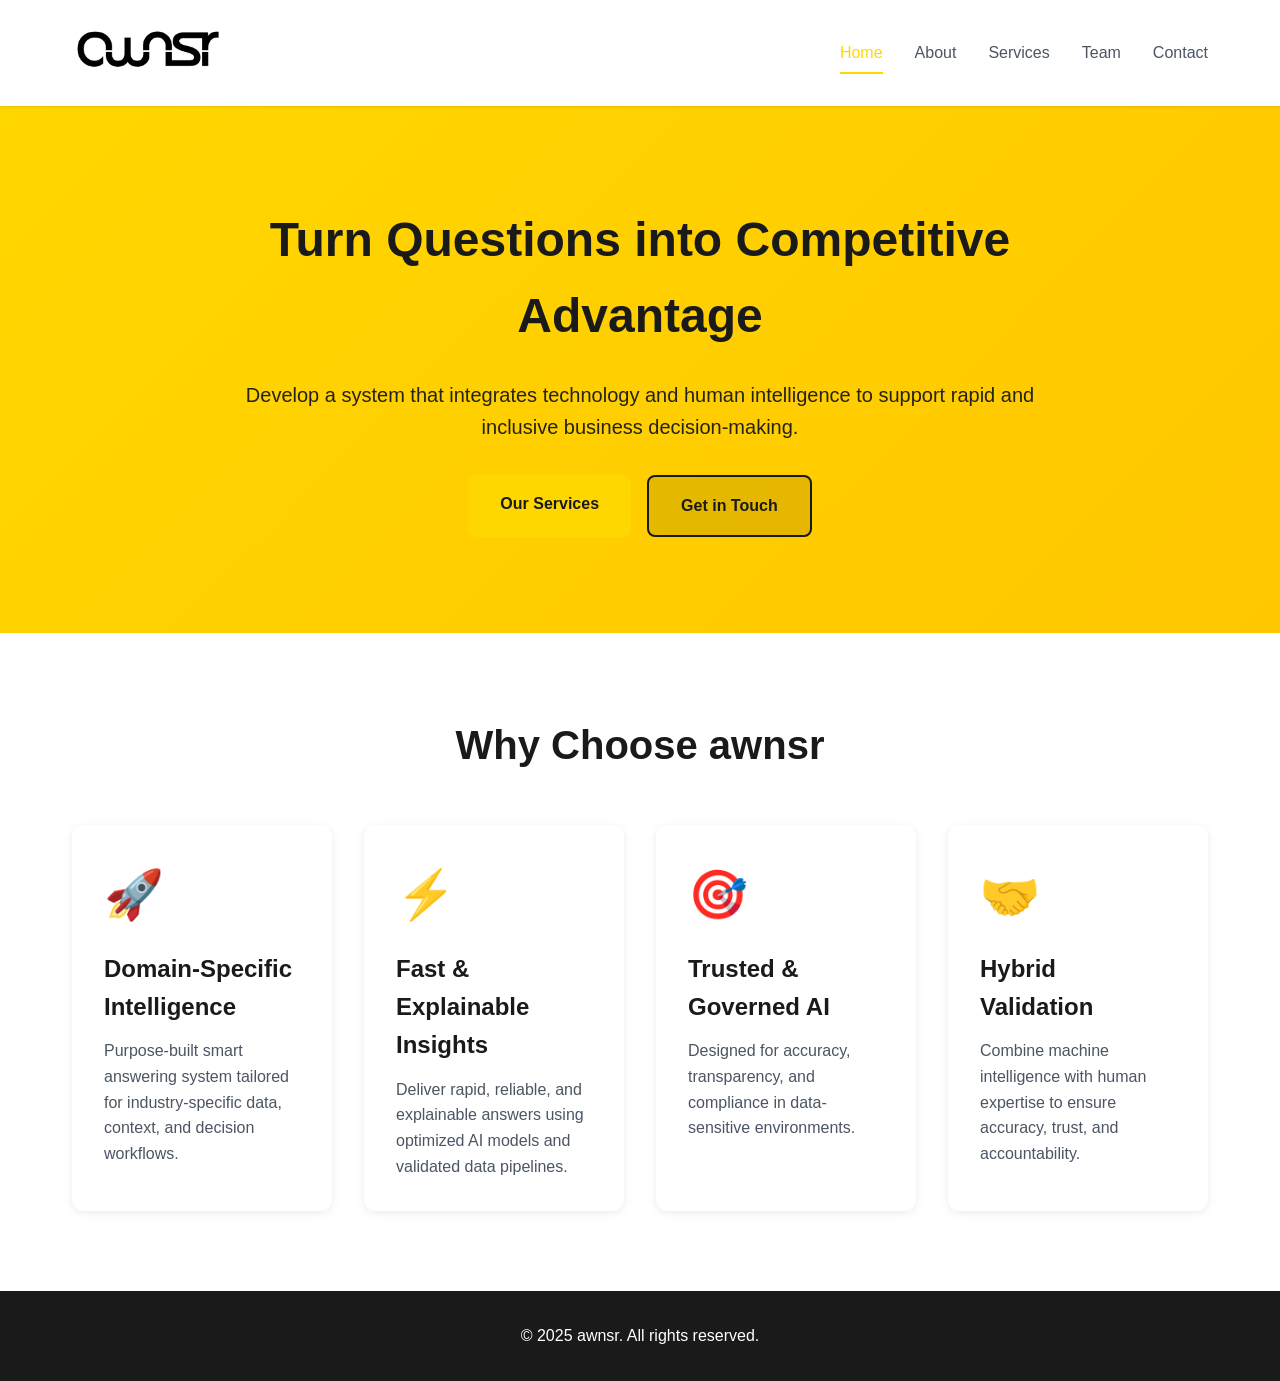
<file: index.html>
<!DOCTYPE html>
<html lang="en">
<head>
	<meta charset="UTF-8">
	<meta name="viewport" content="width=device-width, initial-scale=1.0">
	<title>awnsr </title>
	<link rel="stylesheet" href="styles.css">
</head>
<body>
	<nav class="navbar">
		<div class="nav-container">
			<div class="logo-space">
				<img src="logo.jpg" alt="awnsr" style="height: 50px; width: auto;">
			</div>
			<div class="nav-links">
				<a href="index.html" class="nav-link active">Home</a>
				<a href="about.html" class="nav-link">About</a>
				<a href="services.html" class="nav-link">Services</a>
				<a href="team.html" class="nav-link">Team</a>
				<a href="contact.html" class="nav-link">Contact</a>
			</div>
		</div>
	</nav>

	<section class="hero">
		<div class="hero-content">
			<h1>Turn Questions into Competitive Advantage</h1>
			<p>Develop a system that integrates technology and human intelligence to support rapid and inclusive business decision-making.</p>
			<div class="cta-buttons">
				<a href="services.html" class="btn btn-primary">Our Services</a>
				<a href="contact.html" class="btn btn-secondary">Get in Touch</a>
			</div>
		</div>
	</section>

	<section class="features">
		<div class="container">
			<h2>Why Choose awnsr</h2>
			<div class="features-grid">
				<div class="feature-card">
					<div class="feature-icon">🚀</div>
					<h3>Domain-Specific Intelligence</h3>
					<p>Purpose-built smart answering system tailored for industry-specific data, context, and decision workflows.</p>
				</div>
				<div class="feature-card">
					<div class="feature-icon">⚡</div>
					<h3>Fast & Explainable Insights</h3>
					<p>Deliver rapid, reliable, and explainable answers using optimized AI models and validated data pipelines.</p>
				</div>
				<div class="feature-card">
					<div class="feature-icon">🎯</div>
					<h3>Trusted & Governed AI</h3>
					<p>Designed for accuracy, transparency, and compliance in data-sensitive environments.</p>
				</div>
				<div class="feature-card">
					<div class="feature-icon">🤝</div>
					<h3>Hybrid Validation</h3>
					<p>Combine machine intelligence with human expertise to ensure accuracy, trust, and accountability.</p>
				</div>
			</div>
		</div>
	</section>
<!--
	<section class="stats">
		<div class="container">
			<div class="stats-grid">
				<div class="stat">
					<div class="stat-number">500+</div>
					<div class="stat-label">Projects Completed</div>
				</div>
				<div class="stat">
					<div class="stat-number">200+</div>
					<div class="stat-label">Happy Clients</div>
				</div>
				<div class="stat">
					<div class="stat-number">50+</div>
					<div class="stat-label">Team Members</div>
				</div>
				<div class="stat">
					<div class="stat-number">10+</div>
					<div class="stat-label">Years Experience</div>
				</div>
			</div>
		</div>
	</section> -->

	<footer class="footer">
		<div class="container">
			<p>&copy; 2025 awnsr. All rights reserved.</p>
		</div>
	</footer>

	<script src="script.js"></script>
</body>
</html>
</file>
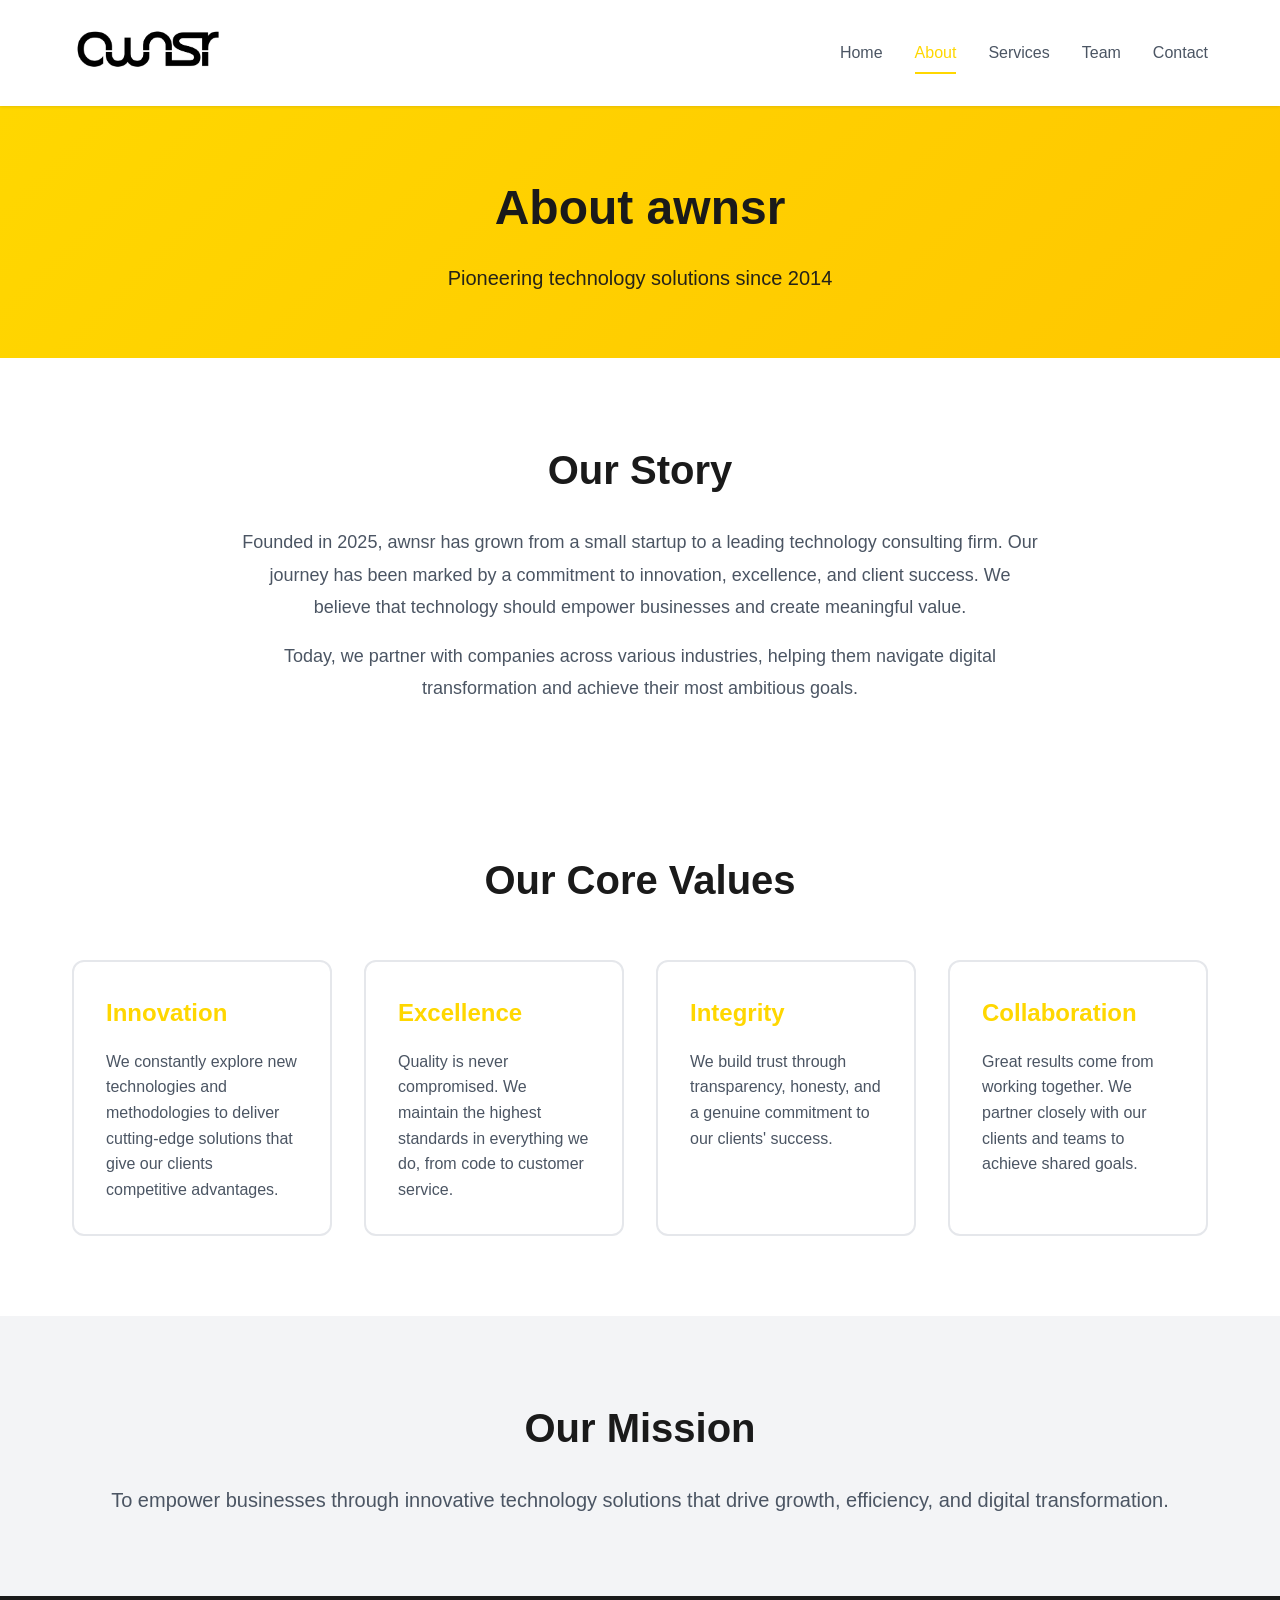
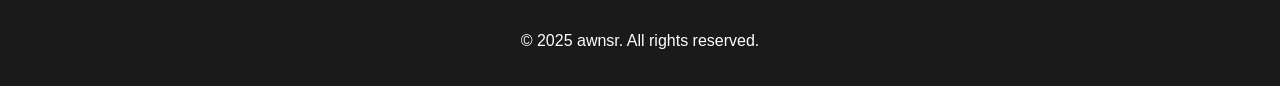
<file: about.html>
<!DOCTYPE html>
<html lang="en">
<head>
	<meta charset="UTF-8">
	<meta name="viewport" content="width=device-width, initial-scale=1.0">
	<title>About Us - awnsr</title>
	<link rel="stylesheet" href="styles.css">
</head>
<body>
	<nav class="navbar">
		<div class="nav-container">
			<div class="logo-space">
				<img src="logo.jpg" alt="awnsr" style="height: 50px; width: auto;">
			</div>
			<div class="nav-links">
				<a href="index.html" class="nav-link">Home</a>
				<a href="about.html" class="nav-link active">About</a>
				<a href="services.html" class="nav-link">Services</a>
				<a href="team.html" class="nav-link">Team</a>
				<a href="contact.html" class="nav-link">Contact</a>
			</div>
		</div>
	</nav>

	<section class="page-header">
		<div class="container">
			<h1>About awnsr</h1>
			<p>Pioneering technology solutions since 2014</p>
		</div>
	</section>

	<section class="about-intro">
		<div class="container">
			<div class="intro-content">
				<h2>Our Story</h2>
				<p>Founded in 2025, awnsr has grown from a small startup to a leading technology consulting firm. Our journey has been marked by a commitment to innovation, excellence, and client success. We believe that technology should empower businesses and create meaningful value.</p>
				<p>Today, we partner with companies across various industries, helping them navigate digital transformation and achieve their most ambitious goals.</p>
			</div>
		</div>
	</section>

	<section class="values-section">
		<div class="container">
			<h2>Our Core Values</h2>
			<div class="values-grid">
				<div class="value-card">
					<h3>Innovation</h3>
					<p>We constantly explore new technologies and methodologies to deliver cutting-edge solutions that give our clients competitive advantages.</p>
				</div>
				<div class="value-card">
					<h3>Excellence</h3>
					<p>Quality is never compromised. We maintain the highest standards in everything we do, from code to customer service.</p>
				</div>
				<div class="value-card">
					<h3>Integrity</h3>
					<p>We build trust through transparency, honesty, and a genuine commitment to our clients' success.</p>
				</div>
				<div class="value-card">
					<h3>Collaboration</h3>
					<p>Great results come from working together. We partner closely with our clients and teams to achieve shared goals.</p>
				</div>
			</div>
		</div>
	</section>

	<section class="mission-section">
		<div class="container">
			<h2>Our Mission</h2>
			<p>To empower businesses through innovative technology solutions that drive growth, efficiency, and digital transformation.</p>
		</div>
	</section>

	<footer class="footer">
		<div class="container">
			<p>&copy; 2025 awnsr. All rights reserved.</p>
		</div>
	</footer>

	<script src="script.js"></script>
</body>
</html>
</file>
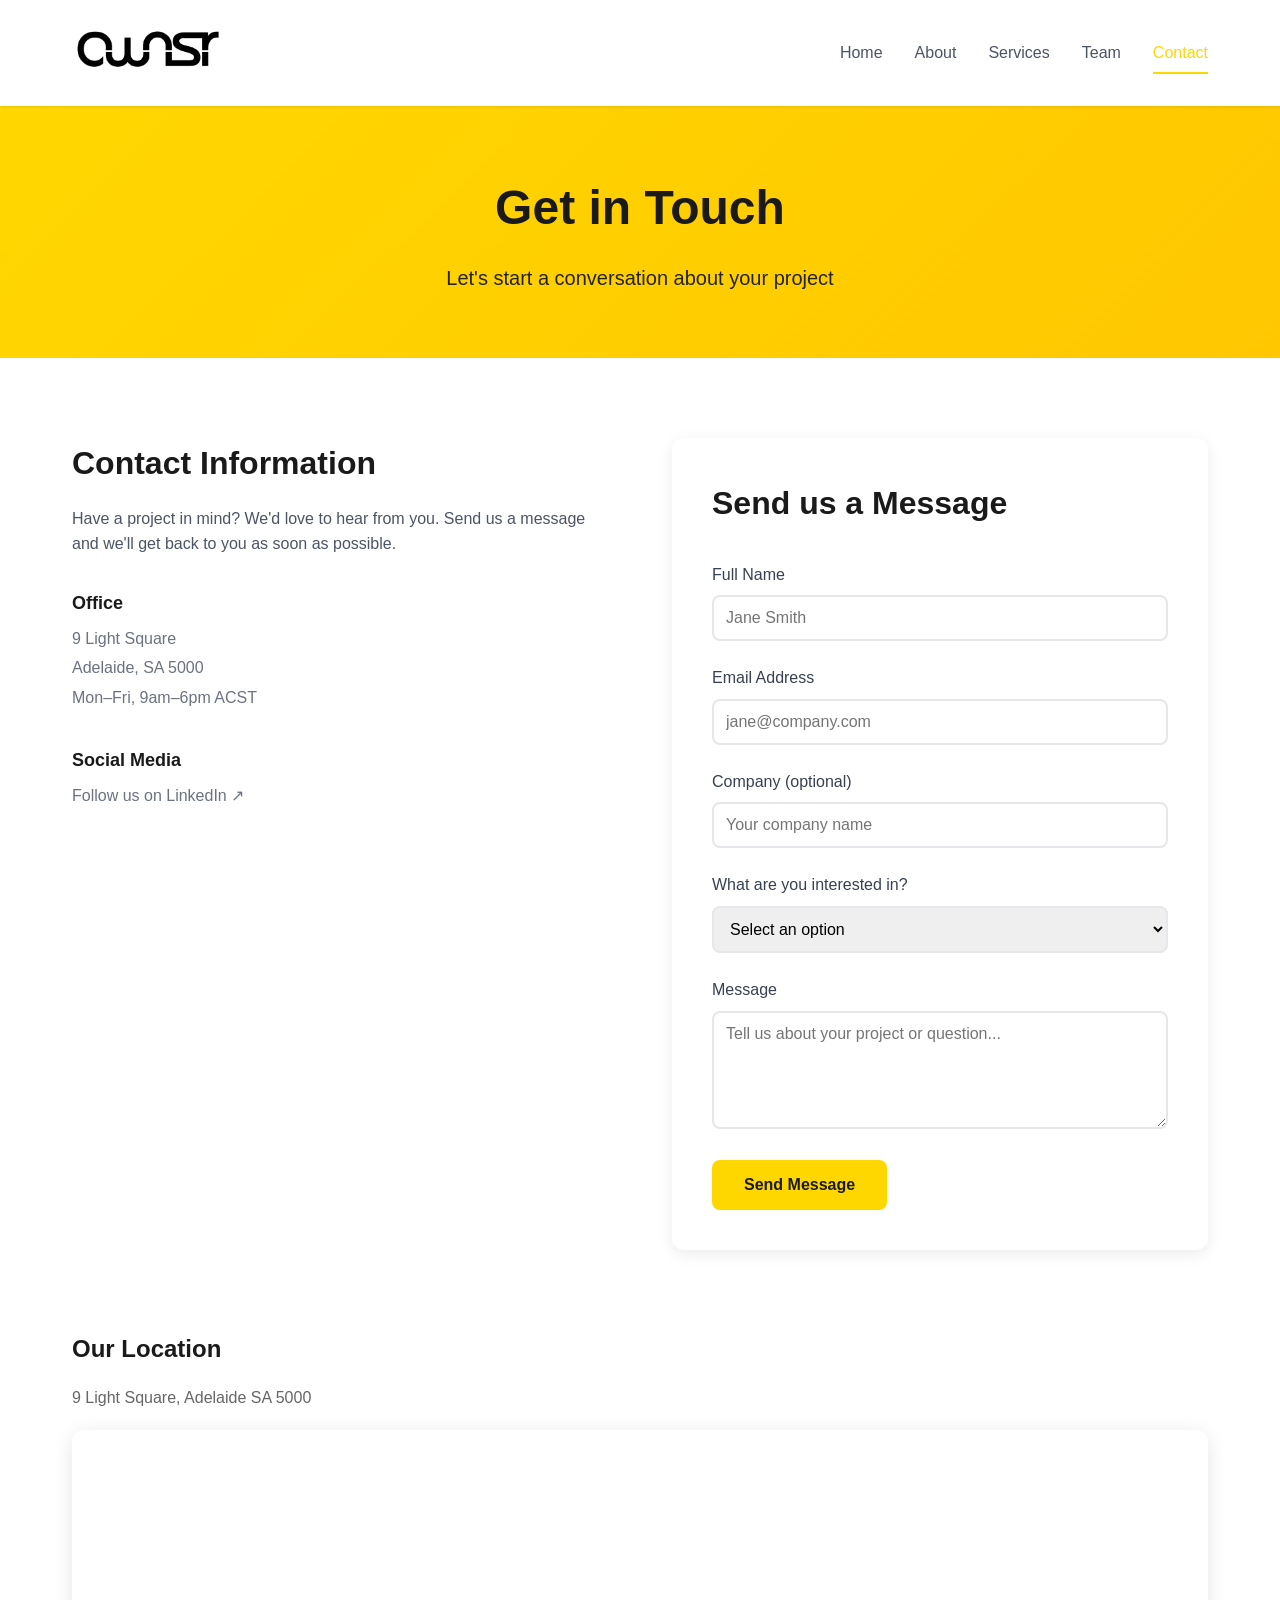
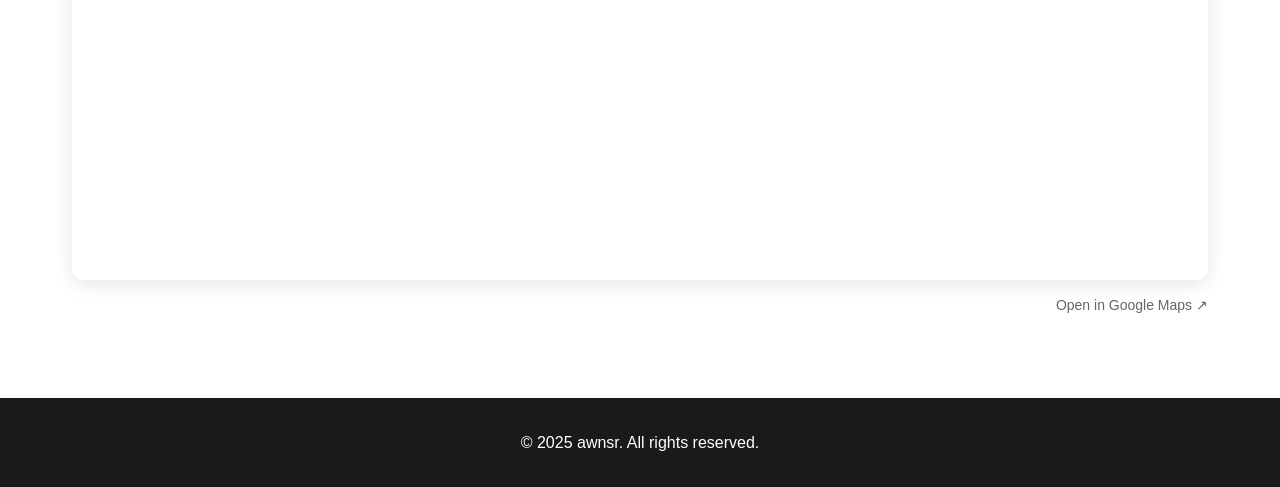
<file: contact.html>
<!DOCTYPE html>
<html lang="en">
<head>
	<meta charset="UTF-8">
	<meta name="viewport" content="width=device-width, initial-scale=1.0">
	<title>Contact Us - awnsr</title>
	<link rel="stylesheet" href="styles.css">
</head>
<body>
	<nav class="navbar">
		<div class="nav-container">
			<div class="logo-space">
				<img src="logo.jpg" alt="awnsr" style="height: 50px; width: auto;">
			</div>
			<div class="nav-links">
				<a href="index.html" class="nav-link">Home</a>
				<a href="about.html" class="nav-link">About</a>
				<a href="services.html" class="nav-link">Services</a>
				<a href="team.html" class="nav-link">Team</a>
				<a href="contact.html" class="nav-link active">Contact</a>
			</div>
		</div>
	</nav>

	<section class="page-header">
		<div class="container">
			<h1>Get in Touch</h1>
			<p>Let's start a conversation about your project</p>
		</div>
	</section>

	<section class="contact-section">
		<div class="container">
			<div class="contact-grid">

				<div class="contact-info">
					<h2>Contact Information</h2>
					<p class="intro-text">Have a project in mind? We'd love to hear from you. Send us a message and we'll get back to you as soon as possible.</p>

					<div class="info-items">

		<!--		<h3>Email</h3>
					<p><a href="mailto:awnsrau@gmail.com">awnsrau@gmail.com</a></p>
					</div>
					</div>  -->

						<div class="info-item">
							<div>
								<h3>Office</h3>
								<p>9 Light Square</p>
								<p>Adelaide, SA 5000</p>
								<p>Mon–Fri, 9am–6pm ACST</p>
							</div>
						</div>

						<div class="info-item">
							<div>
								<h3>Social Media</h3>
								<p><a href="https://www.linkedin.com/company/awnsr/" target="_blank" rel="noopener noreferrer">Follow us on LinkedIn ↗</a></p>
							</div>
						</div>

					</div>
				</div>

				<div class="contact-form-wrapper">
					<form class="contact-form" id="contactForm">
						<h2>Send us a Message</h2>

						<div class="form-group">
							<label for="name">Full Name</label>
							<input type="text" id="name" name="name" placeholder="Jane Smith" required>
						</div>

						<div class="form-group">
							<label for="email">Email Address</label>
							<input type="email" id="email" name="email" placeholder="jane@company.com" required>
						</div>

						<div class="form-group">
							<label for="company">Company <span class="optional">(optional)</span></label>
							<input type="text" id="company" name="company" placeholder="Your company name">
						</div>

						<div class="form-group">
							<label for="service">What are you interested in?</label>
							<select id="service" name="service">
								<option value="">Select an option</option>
								<option value="ai-solution">AI Solution</option>
								<option value="consultation">Consultation</option>
								<option value="other">Other</option>
							</select>
						</div>

						<div class="form-group">
							<label for="message">Message</label>
							<textarea id="message" name="message" rows="5" placeholder="Tell us about your project or question..." required></textarea>
						</div>

						<button type="submit" class="btn btn-primary" id="submitBtn">Send Message</button>

						<div id="formFeedback" class="form-feedback" style="display:none; margin-top:16px; font-weight:500;"></div>
					</form>
				</div>

			</div>
		</div>
	</section>

	<section class="map-section">
		<div class="container">
			<h2 style="margin-bottom: 16px;">Our Location</h2>
			<p style="margin-bottom: 20px; color: #666;">9 Light Square, Adelaide SA 5000</p>
			<div style="width:100%; height:450px; border-radius:12px; overflow:hidden; box-shadow: 0 4px 20px rgba(0,0,0,0.1);">
				<iframe
					title="awnsr Office Location"
					src="https://www.google.com/maps/embed?pb=!1m18!1m12!1m3!1d3272.007!2d138.5952!3d-34.9285!2m3!1f0!2f0!3f0!3m2!1i1024!2i768!4f13.1!3m3!1m2!1s0x6ab0ced1bef31645%3A0x3c38e4a9a6c6a5a!2s9%20Light%20Square%2C%20Adelaide%20SA%205000!5e0!3m2!1sen!2sau!4v1700000000000!5m2!1sen!2sau"
					width="100%"
					height="450"
					style="border:0; display:block;"
					allowfullscreen=""
					loading="lazy"
					referrerpolicy="no-referrer-when-downgrade">
				</iframe>
			</div>
			<div style="margin-top:12px; text-align:right;">
				<a href="https://maps.google.com/?q=9+Light+Square+Adelaide+SA+5000" target="_blank" style="font-size:14px; color:#666;">
					Open in Google Maps ↗
				</a>
			</div>
		</div>
	</section>

	<footer class="footer">
		<div class="container">
			<p>&copy; 2025 awnsr. All rights reserved.</p>
		</div>
	</footer>

	<script>
		const GOOGLE_SHEET_URL = 'https://script.google.com/macros/s/AKfycby-lboAG-h8VTmu9RRwD18sP6hlzjfRNKgmrSrI8guCU_8tU1s429g6N8eliqZz1ym_PA/exec';

		document.getElementById('contactForm').addEventListener('submit', async function (e) {
			e.preventDefault();

			const feedback = document.getElementById('formFeedback');
			const submitBtn = document.getElementById('submitBtn');

			const formData = {
				name:    document.getElementById('name').value.trim(),
				email:   document.getElementById('email').value.trim(),
				company: document.getElementById('company').value.trim(),
				service: document.getElementById('service').value,
				message: document.getElementById('message').value.trim(),
			};

			submitBtn.disabled = true;
			submitBtn.textContent = 'Sending...';
			feedback.style.display = 'none';

			try {
				await fetch(GOOGLE_SHEET_URL, {
					method: 'POST',
					mode: 'no-cors',
					headers: { 'Content-Type': 'application/json' },
					body: JSON.stringify(formData)
				});

				feedback.style.display = 'block';
				feedback.style.color = 'green';
				feedback.textContent = "Thanks for reaching out, we'll get back to you shortly!";
				this.reset();

			} catch (err) {
				feedback.style.display = 'block';
				feedback.style.color = 'red';
				feedback.textContent = 'Something went wrong. Please email us directly at awnsrau@gmail.com';
				console.error('Submission error:', err);
			} finally {
				submitBtn.disabled = false;
				submitBtn.textContent = 'Send Message';
			}
		});
	</script>

</body>
</html>
</file>
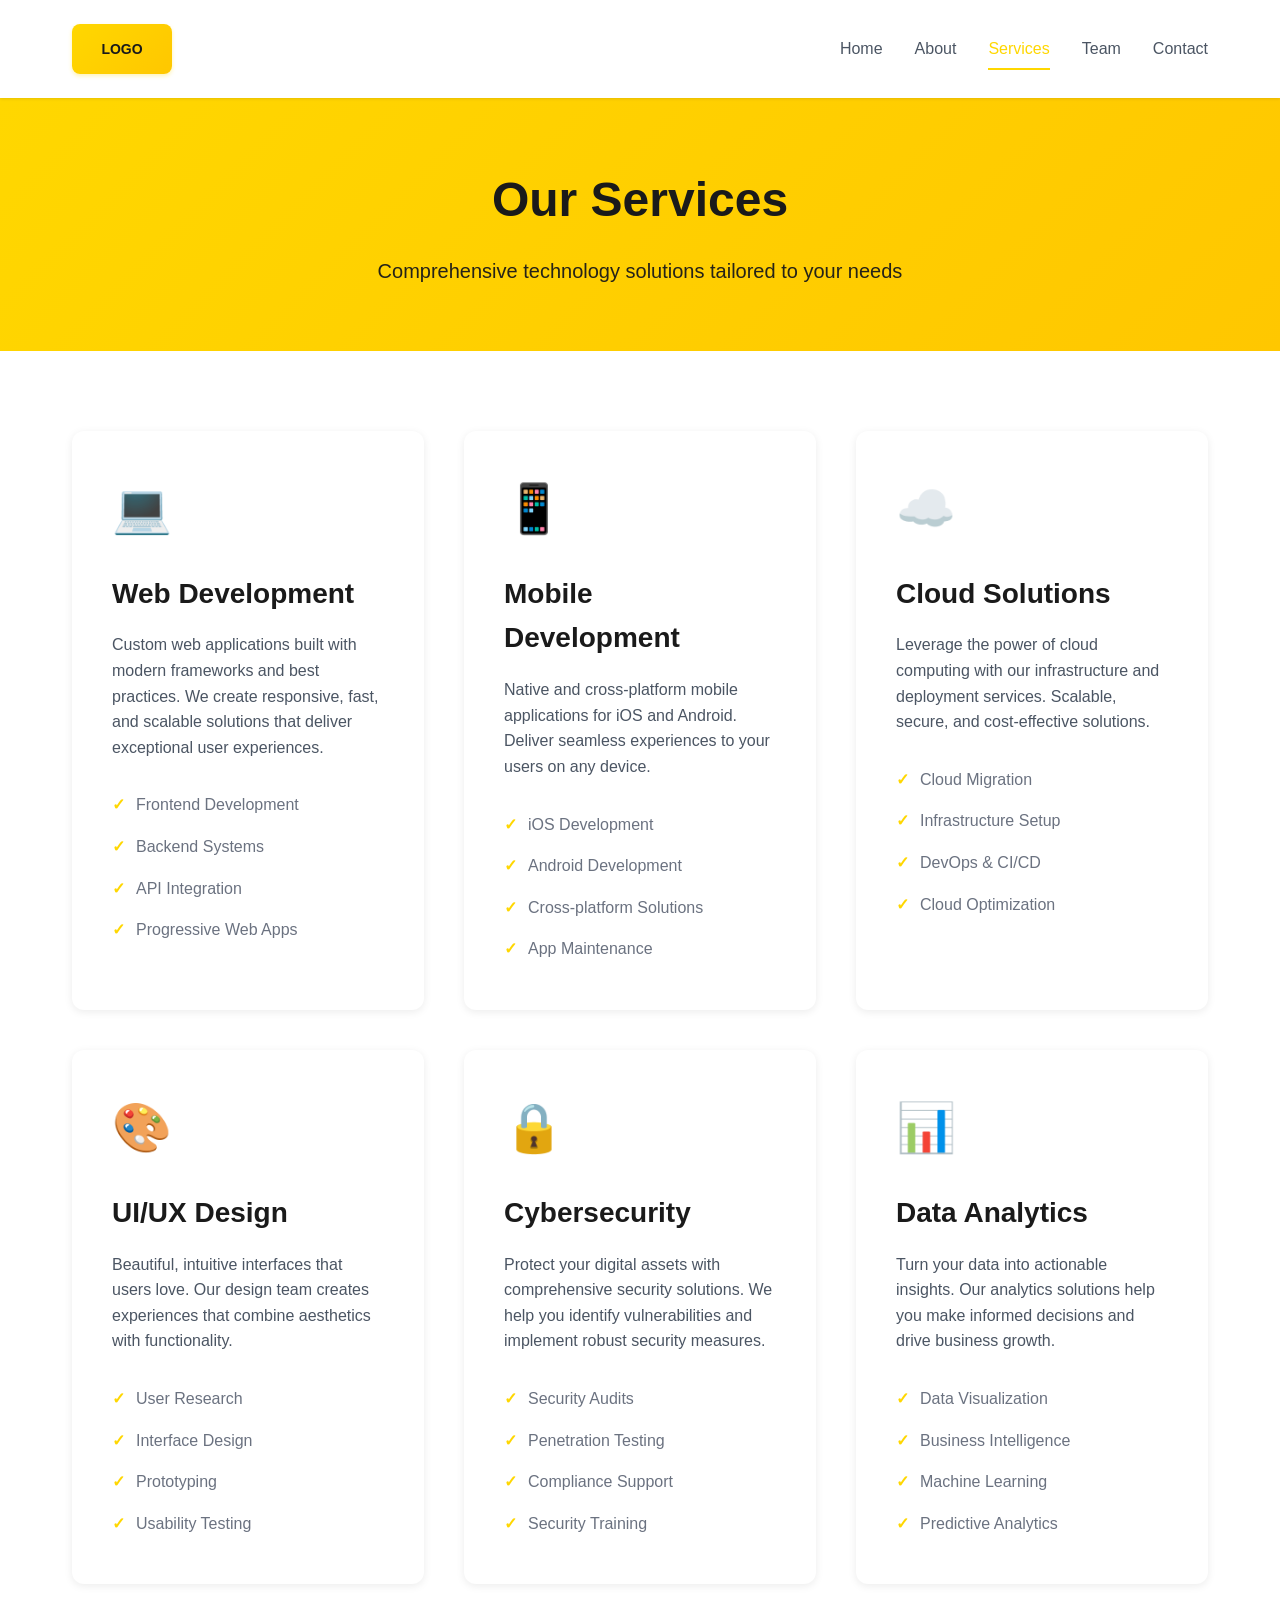
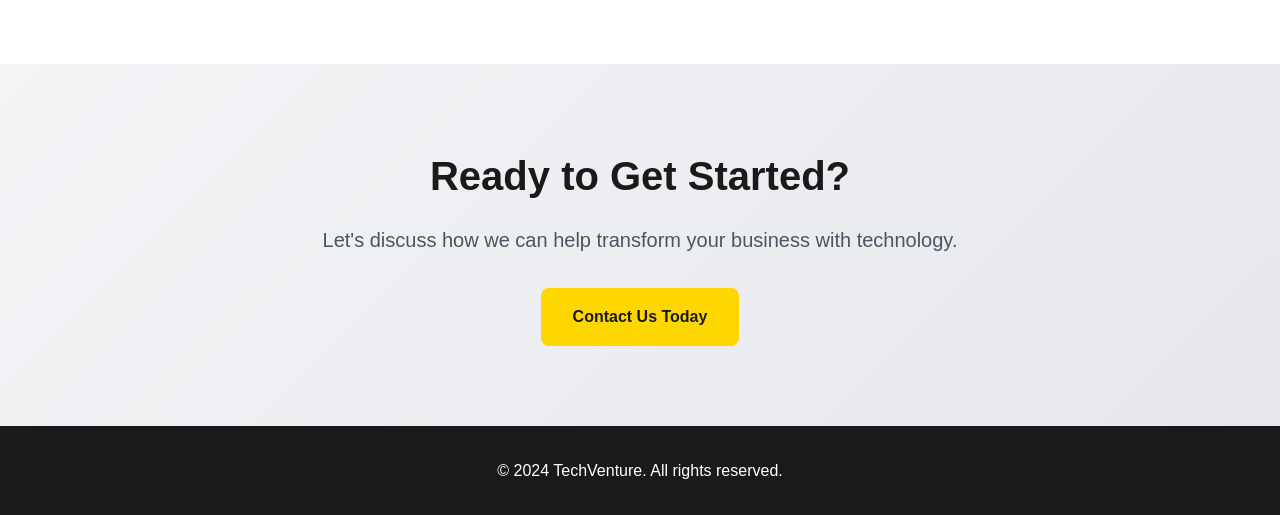
<file: services.html>
<!DOCTYPE html>
<html lang="en">
<head>
	<meta charset="UTF-8">
	<meta name="viewport" content="width=device-width, initial-scale=1.0">
	<title>Services - TechVenture</title>
	<link rel="stylesheet" href="styles.css">
</head>
<body>
	<nav class="navbar">
		<div class="nav-container">
			<div class="logo-space">
				<div class="logo-placeholder">LOGO</div>
			</div>
			<div class="nav-links">
				<a href="index.html" class="nav-link">Home</a>
				<a href="about.html" class="nav-link">About</a>
				<a href="services.html" class="nav-link active">Services</a>
				<a href="team.html" class="nav-link">Team</a>
				<a href="contact.html" class="nav-link">Contact</a>
			</div>
		</div>
	</nav>

	<section class="page-header">
		<div class="container">
			<h1>Our Services</h1>
			<p>Comprehensive technology solutions tailored to your needs</p>
		</div>
	</section>

	<section class="services-section">
		<div class="container">
			<div class="services-grid">
				<div class="service-card">
					<div class="service-icon">💻</div>
					<h3>Web Development</h3>
					<p>Custom web applications built with modern frameworks and best practices. We create responsive, fast, and scalable solutions that deliver exceptional user experiences.</p>
					<ul class="service-features">
						<li>Frontend Development</li>
						<li>Backend Systems</li>
						<li>API Integration</li>
						<li>Progressive Web Apps</li>
					</ul>
				</div>

				<div class="service-card">
					<div class="service-icon">📱</div>
					<h3>Mobile Development</h3>
					<p>Native and cross-platform mobile applications for iOS and Android. Deliver seamless experiences to your users on any device.</p>
					<ul class="service-features">
						<li>iOS Development</li>
						<li>Android Development</li>
						<li>Cross-platform Solutions</li>
						<li>App Maintenance</li>
					</ul>
				</div>

				<div class="service-card">
					<div class="service-icon">☁️</div>
					<h3>Cloud Solutions</h3>
					<p>Leverage the power of cloud computing with our infrastructure and deployment services. Scalable, secure, and cost-effective solutions.</p>
					<ul class="service-features">
						<li>Cloud Migration</li>
						<li>Infrastructure Setup</li>
						<li>DevOps & CI/CD</li>
						<li>Cloud Optimization</li>
					</ul>
				</div>

				<div class="service-card">
					<div class="service-icon">🎨</div>
					<h3>UI/UX Design</h3>
					<p>Beautiful, intuitive interfaces that users love. Our design team creates experiences that combine aesthetics with functionality.</p>
					<ul class="service-features">
						<li>User Research</li>
						<li>Interface Design</li>
						<li>Prototyping</li>
						<li>Usability Testing</li>
					</ul>
				</div>

				<div class="service-card">
					<div class="service-icon">🔒</div>
					<h3>Cybersecurity</h3>
					<p>Protect your digital assets with comprehensive security solutions. We help you identify vulnerabilities and implement robust security measures.</p>
					<ul class="service-features">
						<li>Security Audits</li>
						<li>Penetration Testing</li>
						<li>Compliance Support</li>
						<li>Security Training</li>
					</ul>
				</div>

				<div class="service-card">
					<div class="service-icon">📊</div>
					<h3>Data Analytics</h3>
					<p>Turn your data into actionable insights. Our analytics solutions help you make informed decisions and drive business growth.</p>
					<ul class="service-features">
						<li>Data Visualization</li>
						<li>Business Intelligence</li>
						<li>Machine Learning</li>
						<li>Predictive Analytics</li>
					</ul>
				</div>
			</div>
		</div>
	</section>

	<section class="cta-section">
		<div class="container">
			<h2>Ready to Get Started?</h2>
			<p>Let's discuss how we can help transform your business with technology.</p>
			<a href="contact.html" class="btn btn-primary">Contact Us Today</a>
		</div>
	</section>

	<footer class="footer">
		<div class="container">
			<p>&copy; 2024 TechVenture. All rights reserved.</p>
		</div>
	</footer>

	<script src="script.js"></script>
</body>
</html>
</file>
<file: styles.css>
* {
	margin: 0;
	padding: 0;
	box-sizing: border-box;
}

:root {
	--primary-yellow: #FFD700;
	--secondary-yellow: #FFC700;
	--dark: #1a1a1a;
	--light: #ffffff;
	--gray-text: #4b5563;
	--gray-light: #6b7280;
	--gray-bg: #f3f4f6;
	--gray-border: #e5e7eb;
	font-family: -apple-system, BlinkMacSystemFont, 'Segoe UI', Roboto, Oxygen, Ubuntu, Cantarell, sans-serif;
	line-height: 1.6;
	color: var(--dark);
}

html {
	scroll-behavior: smooth;
}

body {
	background: var(--light);
	color: var(--dark);
}

.container {
	max-width: 1200px;
	margin: 0 auto;
	padding: 0 2rem;
}

a {
	color: inherit;
	text-decoration: none;
}

button {
	font-family: inherit;
}

/* Navigation */
.navbar {
	background: var(--light);
	box-shadow: 0 1px 3px rgba(0, 0, 0, 0.1);
	position: sticky;
	top: 0;
	z-index: 100;
}

.nav-container {
	max-width: 1200px;
	margin: 0 auto;
	padding: 1.5rem 2rem;
	display: flex;
	justify-content: space-between;
	align-items: center;
	gap: 3rem;
}

.logo-space {
	flex-shrink: 0;
}

.logo-placeholder {
	width: 100px;
	height: 50px;
	background: linear-gradient(135deg, var(--primary-yellow) 0%, var(--secondary-yellow) 100%);
	border-radius: 8px;
	display: flex;
	align-items: center;
	justify-content: center;
	font-weight: 700;
	color: var(--dark);
	font-size: 0.875rem;
	box-shadow: 0 2px 4px rgba(255, 215, 0, 0.3);
}

.nav-links {
	display: flex;
	gap: 2rem;
}

.nav-link {
	color: var(--gray-text);
	font-weight: 500;
	transition: color 0.3s;
	position: relative;
}

.nav-link:hover {
	color: var(--primary-yellow);
}

.nav-link.active {
	color: var(--primary-yellow);
}

.nav-link.active::after {
	content: '';
	position: absolute;
	bottom: -0.5rem;
	left: 0;
	right: 0;
	height: 2px;
	background: var(--primary-yellow);
}

/* Hero Section */
.hero {
	background: linear-gradient(135deg, var(--primary-yellow) 0%, var(--secondary-yellow) 100%);
	color: var(--dark);
	padding: 6rem 2rem;
	text-align: center;
}

.hero-content {
	max-width: 800px;
	margin: 0 auto;
}

.hero h1 {
	font-size: 3rem;
	margin-bottom: 1.5rem;
	font-weight: 700;
}

.hero p {
	font-size: 1.25rem;
	margin-bottom: 2rem;
	opacity: 0.95;
}

.cta-buttons {
	display: flex;
	gap: 1rem;
	justify-content: center;
	flex-wrap: wrap;
}

/* Buttons */
.btn {
	padding: 1rem 2rem;
	border-radius: 8px;
	text-decoration: none;
	font-weight: 600;
	transition: all 0.3s;
	display: inline-block;
	border: none;
	cursor: pointer;
	font-size: 1rem;
	font-family: inherit;
}

.btn-primary {
	background: var(--primary-yellow);
	color: var(--dark);
}

.btn-primary:hover {
	background: var(--secondary-yellow);
	transform: translateY(-2px);
	box-shadow: 0 4px 12px rgba(255, 215, 0, 0.3);
}

.btn-secondary {
	background: rgba(0, 0, 0, 0.1);
	color: var(--dark);
	border: 2px solid var(--dark);
}

.btn-secondary:hover {
	background: var(--dark);
	color: var(--primary-yellow);
}

/* Features Section */
.features,
.stats {
	padding: 5rem 2rem;
}

.features h2 {
	text-align: center;
	font-size: 2.5rem;
	margin-bottom: 3rem;
}

.features-grid {
	display: grid;
	grid-template-columns: repeat(auto-fit, minmax(250px, 1fr));
	gap: 2rem;
}

.feature-card {
	background: var(--light);
	padding: 2rem;
	border-radius: 12px;
	box-shadow: 0 2px 8px rgba(0, 0, 0, 0.08);
	transition: transform 0.3s, box-shadow 0.3s;
}

.feature-card:hover {
	transform: translateY(-4px);
	box-shadow: 0 8px 24px rgba(0, 0, 0, 0.12);
}

.feature-icon {
	font-size: 3rem;
	margin-bottom: 1rem;
}

.feature-card h3 {
	font-size: 1.5rem;
	margin-bottom: 0.75rem;
	color: var(--dark);
}

.feature-card p {
	color: var(--gray-text);
	margin: 0;
}

/* Stats Section */
.stats {
	background: var(--light);
}

.stats-grid {
	display: grid;
	grid-template-columns: repeat(auto-fit, minmax(200px, 1fr));
	gap: 3rem;
	text-align: center;
}

.stat-number {
	font-size: 3rem;
	font-weight: 700;
	color: var(--primary-yellow);
	margin-bottom: 0.5rem;
}

.stat-label {
	color: var(--gray-text);
	font-size: 1.125rem;
}

/* Page Header */
.page-header {
	background: linear-gradient(135deg, var(--primary-yellow) 0%, var(--secondary-yellow) 100%);
	color: var(--dark);
	padding: 4rem 2rem;
	text-align: center;
}

.page-header h1 {
	font-size: 3rem;
	margin-bottom: 1rem;
}

.page-header p {
	font-size: 1.25rem;
	opacity: 0.95;
}

/* About Page */
.about-intro {
	padding: 5rem 0 3rem;
	text-align: center;
}

.intro-content {
	max-width: 800px;
	margin: 0 auto;
}

.intro-content h2 {
	font-size: 2.5rem;
	margin-bottom: 1.5rem;
}

.intro-content p {
	font-size: 1.125rem;
	color: var(--gray-text);
	line-height: 1.8;
	margin-bottom: 1rem;
}

.values-section {
	padding: 5rem 0;
}

.values-section h2 {
	text-align: center;
	font-size: 2.5rem;
	margin-bottom: 3rem;
}

.values-grid {
	display: grid;
	grid-template-columns: repeat(auto-fit, minmax(250px, 1fr));
	gap: 2rem;
}

.value-card {
	padding: 2rem;
	border: 2px solid var(--gray-border);
	border-radius: 12px;
	transition: all 0.3s;
}

.value-card:hover {
	border-color: var(--primary-yellow);
	transform: translateY(-4px);
}

.value-card h3 {
	font-size: 1.5rem;
	margin-bottom: 1rem;
	color: var(--primary-yellow);
}

.value-card p {
	color: var(--gray-text);
	margin: 0;
}

.mission-section {
	background: var(--gray-bg);
	padding: 5rem 0;
	text-align: center;
}

.mission-section h2 {
	font-size: 2.5rem;
	margin-bottom: 1.5rem;
}

.mission-section p {
	font-size: 1.25rem;
	color: var(--gray-text);
}

/* Services Page */
.services-section {
	padding: 5rem 0;
}

.services-grid {
	display: grid;
	grid-template-columns: repeat(auto-fit, minmax(350px, 1fr));
	gap: 2.5rem;
}

.service-card {
	background: var(--light);
	padding: 2.5rem;
	border-radius: 12px;
	box-shadow: 0 2px 8px rgba(0, 0, 0, 0.08);
	transition: all 0.3s;
}

.service-card:hover {
	transform: translateY(-4px);
	box-shadow: 0 8px 24px rgba(0, 0, 0, 0.12);
}

.service-icon {
	font-size: 3rem;
	margin-bottom: 1.5rem;
}

.service-card h3 {
	font-size: 1.75rem;
	margin-bottom: 1rem;
	color: var(--dark);
}

.service-card p {
	color: var(--gray-text);
	margin-bottom: 1.5rem;
	line-height: 1.6;
}

.service-features {
	list-style: none;
	padding: 0;
	margin: 0;
}

.service-features li {
	color: var(--gray-light);
	padding: 0.5rem 0;
	padding-left: 1.5rem;
	position: relative;
}

.service-features li::before {
	content: '✓';
	position: absolute;
	left: 0;
	color: var(--primary-yellow);
	font-weight: 700;
}

.cta-section {
	background: linear-gradient(135deg, var(--gray-bg) 0%, var(--gray-border) 100%);
	padding: 5rem 2rem;
	text-align: center;
}

.cta-section h2 {
	font-size: 2.5rem;
	margin-bottom: 1rem;
}

.cta-section p {
	font-size: 1.25rem;
	color: var(--gray-text);
	margin-bottom: 2rem;
}

/* Team Page */
.team-intro {
	padding: 5rem 0 3rem;
	text-align: center;
}

.team-intro h2 {
	font-size: 2.5rem;
	margin-bottom: 1.5rem;
}

.team-intro p {
	font-size: 1.125rem;
	color: var(--gray-text);
	line-height: 1.8;
}

.team-section {
	padding: 3rem 0 5rem;
}

.section-title {
	text-align: center;
	font-size: 2rem;
	margin-bottom: 3rem;
	color: var(--dark);
}

.team-grid {
	display: grid;
	grid-template-columns: repeat(3, 1fr);
	gap: 3rem;
}

.team-member {
	text-align: center;
}

.member-image {
	width: 150px;
	height: 150px;
	border-radius: 50%;
	background: linear-gradient(135deg, var(--primary-yellow) 0%, var(--secondary-yellow) 100%);
	margin: 0 auto 1.5rem;
	display: flex;
	align-items: center;
	justify-content: center;
	font-size: 2.5rem;
	font-weight: 700;
	color: var(--dark);
	transition: transform 0.3s;
	box-shadow: 0 4px 12px rgba(255, 215, 0, 0.3);
}

.team-member:hover .member-image {
	transform: scale(1.05);
}

.team-member h3 {
	font-size: 1.5rem;
	margin-bottom: 0.5rem;
	color: var(--dark);
}

.role {
	color: var(--primary-yellow);
	font-weight: 600;
	margin-bottom: 1rem;
}

.bio {
	color: var(--gray-light);
	line-height: 1.6;
	margin: 0;
}

.collaborators-section {
	background: var(--light);
	padding: 5rem 0;
	border-top: 1px solid var(--gray-border);
}

.collaborators-grid {
	display: grid;
	grid-template-columns: repeat(2, 1fr);
	gap: 3rem;
}

.collaborator {
	text-align: center;
	padding: 2rem;
}

.collaborator-image {
	width: 150px;
	height: 150px;
	border-radius: 50%;
	background: linear-gradient(135deg, var(--primary-yellow) 0%, var(--secondary-yellow) 100%);
	margin: 0 auto 1.5rem;
	display: flex;
	align-items: center;
	justify-content: center;
	font-size: 2.5rem;
	font-weight: 700;
	color: var(--dark);
	transition: transform 0.3s;
	box-shadow: 0 4px 12px rgba(255, 215, 0, 0.3);
}

.collaborator:hover .collaborator-image {
	transform: scale(1.05);
}

.collaborator h3 {
	font-size: 1.5rem;
	margin-bottom: 0.5rem;
	color: var(--dark);
}

.collaborator p {
	color: var(--gray-light);
	line-height: 1.6;
	margin: 0;
}

.join-section {
	background: linear-gradient(135deg, var(--gray-bg) 0%, var(--gray-border) 100%);
	padding: 5rem 2rem;
	text-align: center;
}

.join-section h2 {
	font-size: 2.5rem;
	margin-bottom: 1rem;
}

.join-section p {
	font-size: 1.25rem;
	color: var(--gray-text);
	margin-bottom: 2rem;
}

/* Contact Page */
.contact-section {
	padding: 5rem 0;
}

.contact-grid {
	display: grid;
	grid-template-columns: 1fr 1fr;
	gap: 4rem;
}

.contact-info h2 {
	font-size: 2rem;
	margin-bottom: 1rem;
	color: var(--dark);
}

.intro-text {
	color: var(--gray-text);
	line-height: 1.6;
	margin-bottom: 2rem;
}

.info-items {
	display: flex;
	flex-direction: column;
	gap: 2rem;
}

.info-item {
	display: flex;
	gap: 1.5rem;
}

.info-item h3 {
	font-size: 1.125rem;
	margin-bottom: 0.5rem;
	color: var(--dark);
}

.info-item p {
	color: var(--gray-light);
	margin: 0.25rem 0;
}

.contact-form-wrapper {
	background: var(--light);
	padding: 2.5rem;
	border-radius: 12px;
	box-shadow: 0 4px 16px rgba(0, 0, 0, 0.08);
}

.contact-form h2 {
	font-size: 2rem;
	margin-bottom: 2rem;
	color: var(--dark);
}

.form-group {
	margin-bottom: 1.5rem;
}

.form-group label {
	display: block;
	margin-bottom: 0.5rem;
	color: #374151;
	font-weight: 500;
}

.form-group input,
.form-group select,
.form-group textarea {
	width: 100%;
	padding: 0.75rem;
	border: 2px solid var(--gray-border);
	border-radius: 8px;
	font-family: inherit;
	font-size: 1rem;
	transition: border-color 0.3s;
}

.form-group input:focus,
.form-group select:focus,
.form-group textarea:focus {
	outline: none;
	border-color: var(--primary-yellow);
}

.form-group textarea {
	resize: vertical;
}

.map-section {
	padding: 0 0 5rem;
}

.map-placeholder {
	background: linear-gradient(135deg, var(--gray-border) 0%, #d1d5db 100%);
	border-radius: 12px;
	height: 400px;
	display: flex;
	align-items: center;
	justify-content: center;
}

.map-placeholder p {
	font-size: 1.5rem;
	color: var(--gray-light);
	font-weight: 600;
}

/* Footer */
.footer {
	background: var(--dark);
	color: var(--light);
	padding: 2rem;
	text-align: center;
}

.footer p {
	margin: 0;
}

/* Responsive */
@media (max-width: 768px) {
	.nav-container {
		flex-direction: column;
		gap: 1rem;
	}

	.nav-links {
		gap: 1rem;
		flex-wrap: wrap;
		justify-content: center;
	}

	.hero h1 {
		font-size: 2rem;
	}

	.hero p {
		font-size: 1rem;
	}

	.features h2,
	.values-section h2,
	.mission-section h2,
	.page-header h1,
	.cta-section h2,
	.join-section h2 {
		font-size: 2rem;
	}

	.features-grid,
	.values-grid,
	.services-grid {
		grid-template-columns: 1fr;
	}

	.team-grid {
		grid-template-columns: 1fr;
	}

	.collaborators-grid {
		grid-template-columns: 1fr;
	}

	.contact-grid {
		grid-template-columns: 1fr;
		gap: 3rem;
	}

	.stat-number {
		font-size: 2rem;
	}

	.cta-buttons {
		flex-direction: column;
		align-items: center;
	}

	.btn {
		width: 100%;
		max-width: 300px;
	}
}

@media (max-width: 480px) {
	.container {
		padding: 0 1rem;
	}

	.hero {
		padding: 3rem 1rem;
	}

	.nav-container {
		padding: 1rem;
	}

	.nav-container,
	.nav-links {
		gap: 0.5rem;
	}

	.logo-placeholder {
		width: 80px;
		height: 40px;
		font-size: 0.75rem;
	}

	.page-header {
		padding: 2rem 1rem;
	}

	.page-header h1 {
		font-size: 1.5rem;
	}

	.page-header p {
		font-size: 1rem;
	}

	.services-grid {
		gap: 1.5rem;
	}

	.service-card {
		padding: 1.5rem;
	}

	.contact-form-wrapper {
		padding: 1.5rem;
	}
}
</file>
